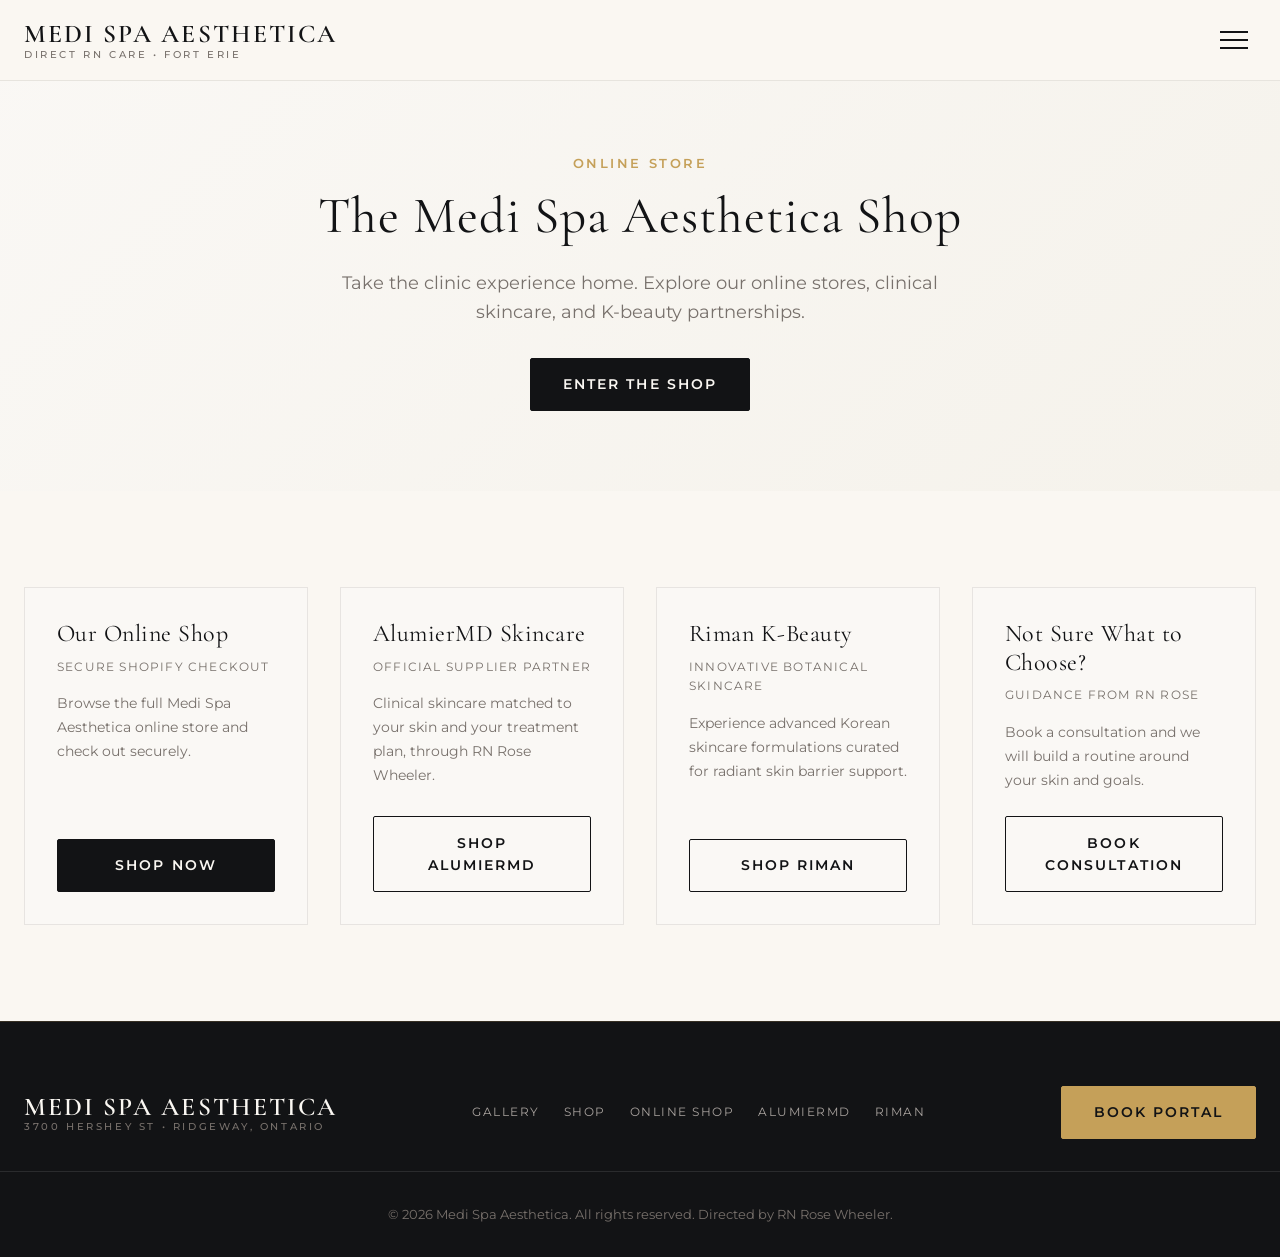
<file: shop.html>
<!DOCTYPE html>
<html lang="en">
<head>
	<meta charset="UTF-8">
	<meta name="viewport" content="width=device-width, initial-scale=1.0">
	<title>Shop | Medi Spa Aesthetica | Fort Erie, ON</title>
	<meta name="description" content="Shop the Medi Spa Aesthetica online store, plus AlumierMD clinical skincare through RN Rose Wheeler.">
	<link rel="preconnect" href="https://fonts.googleapis.com">
	<link rel="preconnect" href="https://fonts.gstatic.com" crossorigin>
	<link href="https://fonts.googleapis.com/css2?family=Cormorant+Garamond:ital,wght@0,300;0,400;0,600;1,400&family=Montserrat:wght@300;400;500;600;700&display=swap" rel="stylesheet">
	<style>
		:root {
			--obsidian: #121315; --charcoal: #1e2024; --taupe: #78716c; --taupe-light: #a8a29e;
			--sand: #f5f2eb; --sand-light: #faf8f5; --ivory: #faf7f2;
			--gold: #c5a059; --gold-light: #dfc285; --gold-soft: #e8d7b5; --gold-dark: #9a7b3b;
			--border-light: rgba(197,160,89,0.2); --border-subtle: rgba(120,113,108,0.15);
			--shadow-sm: 0 4px 12px rgba(0,0,0,0.05); --shadow-md: 0 8px 24px rgba(0,0,0,0.08); --shadow-lg: 0 16px 40px rgba(0,0,0,0.12);
			--transition-smooth: all 0.35s cubic-bezier(0.25,0.8,0.25,1);
			--font-serif: 'Cormorant Garamond', Georgia, serif;
			--font-sans: 'Montserrat', -apple-system, BlinkMacSystemFont, sans-serif;
			--header-h: 80px;
		}
		*, *::before, *::after { box-sizing: border-box; margin: 0; padding: 0; }
		html { scroll-behavior: smooth; font-size: 16px; scroll-padding-top: var(--header-h); }
		body { font-family: var(--font-sans); background-color: var(--ivory); color: var(--obsidian); line-height: 1.65; -webkit-font-smoothing: antialiased; overflow-x: hidden; }
		h1,h2,h3,h4,h5,h6 { font-family: var(--font-serif); font-weight: 400; letter-spacing: 0.02em; line-height: 1.2; }
		p { margin-bottom: 1rem; }
		a { color: inherit; text-decoration: none; transition: var(--transition-smooth); }
		img { max-width: 100%; height: auto; display: block; }
		.container { width: 100%; max-width: 1280px; margin: 0 auto; padding: 0 1.5rem; }
		.section-padding { padding: 6rem 0; }
		.text-center { text-align: center; } .text-left { text-align: left; } .text-right { text-align: right; }
		.section-subtitle { display: inline-block; font-family: var(--font-sans); font-size: 0.8rem; font-weight: 600; text-transform: uppercase; letter-spacing: 0.2em; color: var(--gold); margin-bottom: 0.75rem; }
		.section-title { font-size: clamp(2.2rem, 4vw, 3.2rem); color: var(--obsidian); margin-bottom: 1.25rem; }

		.btn { display: inline-flex; align-items: center; justify-content: center; padding: 0.9rem 2rem; font-family: var(--font-sans); font-size: 0.85rem; font-weight: 600; text-transform: uppercase; letter-spacing: 0.15em; border: 1px solid transparent; cursor: pointer; transition: var(--transition-smooth); border-radius: 2px; }
		.btn-primary { background-color: var(--obsidian); color: var(--ivory); border-color: var(--obsidian); }
		.btn-primary:hover { background-color: var(--gold); border-color: var(--gold); color: var(--obsidian); }
		.btn-gold { background-color: var(--gold); color: var(--obsidian); border-color: var(--gold); }
		.btn-gold:hover { background-color: var(--gold-dark); border-color: var(--gold-dark); color: var(--ivory); }
		.btn-outline { background-color: transparent; color: var(--obsidian); border-color: var(--obsidian); }
		.btn-outline:hover { background-color: var(--obsidian); color: var(--ivory); }

		/* HEADER & NAV */
		header { position: fixed; top: 0; left: 0; width: 100%; z-index: 1000; background-color: rgba(250,247,242,0.97); backdrop-filter: blur(10px); border-bottom: 1px solid var(--border-subtle); }
		.header-container { display: flex; align-items: center; justify-content: space-between; gap: 1rem; height: var(--header-h); }
		.logo-text { font-family: var(--font-serif); font-size: 1.6rem; font-weight: 600; letter-spacing: 0.08em; color: var(--obsidian); display: flex; flex-direction: column; white-space: nowrap; line-height: 1.15; }
		.logo-text span { font-family: var(--font-sans); font-size: 0.65rem; font-weight: 500; letter-spacing: 0.25em; color: var(--taupe); text-transform: uppercase; }
		nav ul { display: flex; list-style: none; gap: 1.1rem; align-items: center; }
		nav a { font-size: 0.72rem; font-weight: 500; text-transform: uppercase; letter-spacing: 0.1em; color: var(--obsidian); white-space: nowrap; }
		nav a:hover, nav a.active { color: var(--gold); }
		.nav-book { display: none; }
		.hamburger-btn { display: none; flex-direction: column; justify-content: space-between; width: 44px; height: 44px; padding: 13px 8px; background: none; border: none; cursor: pointer; flex-shrink: 0; }
		.hamburger-btn span { width: 100%; height: 2px; background-color: var(--obsidian); transition: var(--transition-smooth); }
		.hamburger-btn.open span:nth-child(1) { transform: translateY(8px) rotate(45deg); }
		.hamburger-btn.open span:nth-child(2) { opacity: 0; }
		.hamburger-btn.open span:nth-child(3) { transform: translateY(-8px) rotate(-45deg); }

		/* HERO */
		.hero { padding-top: 140px; padding-bottom: 6rem; background: linear-gradient(135deg, var(--sand-light) 0%, var(--sand) 100%); position: relative; }
		.hero-grid { display: grid; grid-template-columns: 1fr 1fr; gap: 4rem; align-items: center; }
		.hero-badge { display: inline-block; padding: 0.4rem 1rem; background-color: rgba(197,160,89,0.12); border: 1px solid var(--border-light); font-size: 0.75rem; font-weight: 600; letter-spacing: 0.15em; color: var(--gold-dark); text-transform: uppercase; margin-bottom: 1.5rem; }
		.hero-title { font-size: clamp(2.5rem, 5vw, 4.2rem); margin-bottom: 1.5rem; color: var(--obsidian); }
		.hero-desc { font-size: 1.1rem; color: var(--taupe); margin-bottom: 2rem; max-width: 540px; }
		.hero-actions { display: flex; gap: 1rem; flex-wrap: wrap; }

		/* XERF */
		.xerf-section { background-color: var(--obsidian); color: var(--ivory); }
		.xerf-header { max-width: 800px; margin: 0 auto 4rem auto; text-align: center; }
		.xerf-steps-grid { display: grid; grid-template-columns: repeat(auto-fit, minmax(280px, 1fr)); gap: 2rem; margin-bottom: 4rem; }
		.xerf-step-card { background-color: var(--charcoal); padding: 2.5rem 2rem; border: 1px solid rgba(197,160,89,0.15); position: relative; }
		.xerf-step-num { font-family: var(--font-serif); font-size: 3rem; color: var(--gold); opacity: 0.6; line-height: 1; margin-bottom: 1rem; }
		.xerf-step-title { font-size: 1.4rem; margin-bottom: 0.75rem; color: var(--ivory); }
		.xerf-promo-card { background: linear-gradient(145deg, var(--charcoal) 0%, #15171a 100%); border: 1px solid var(--gold); padding: 2.5rem; margin-bottom: 2.25rem; display: flex; align-items: center; justify-content: space-between; gap: 2rem; position: relative; }
		.xerf-badge { position: absolute; top: -12px; left: 2rem; background-color: var(--gold); color: var(--obsidian); font-size: 0.7rem; font-weight: 700; text-transform: uppercase; letter-spacing: 0.15em; padding: 0.25rem 0.75rem; }
		.xerf-price-was { font-size: 1.1rem; text-decoration: line-through; color: var(--taupe); text-align: right; }
		.xerf-price-value { font-family: var(--font-serif); font-size: 2.5rem; color: var(--gold-light); line-height: 1; }
		.xerf-note { text-align: center; font-size: 0.75rem; letter-spacing: 0.18em; text-transform: uppercase; color: var(--gold-soft); margin-bottom: 1.5rem; }

		/* ABOUT & SERVICES */
		.about-grid { display: grid; grid-template-columns: 1fr 1fr; gap: 4rem; align-items: center; }
		.menu-tabs { display: flex; justify-content: center; gap: 1rem; margin-bottom: 3rem; flex-wrap: wrap; }
		.tab-btn { padding: 0.75rem 1.5rem; background: none; border: 1px solid var(--border-subtle); font-family: var(--font-sans); font-size: 0.8rem; font-weight: 600; text-transform: uppercase; letter-spacing: 0.1em; cursor: pointer; transition: var(--transition-smooth); }
		.tab-btn.active, .tab-btn:hover { background-color: var(--obsidian); color: var(--ivory); border-color: var(--obsidian); }
		.services-grid { display: grid; grid-template-columns: repeat(auto-fill, minmax(min(350px,100%), 1fr)); gap: 2rem; }
		.service-card { background-color: var(--ivory); border: 1px solid var(--border-subtle); padding: 2rem; display: flex; flex-direction: column; justify-content: space-between; transition: var(--transition-smooth); }
		.service-card:hover { box-shadow: var(--shadow-md); border-color: var(--border-light); }
		.service-header { display: flex; justify-content: space-between; align-items: flex-start; gap: 1rem; margin-bottom: 0.75rem; }
		.service-title { font-size: 1.5rem; color: var(--obsidian); }
		.service-price { font-family: var(--font-serif); font-size: 1.4rem; color: var(--gold-dark); font-weight: 600; white-space: nowrap; }
		.service-meta { font-size: 0.75rem; text-transform: uppercase; letter-spacing: 0.1em; color: var(--taupe); margin-bottom: 1rem; }
		.service-description { font-size: 0.9rem; color: var(--taupe); margin-bottom: 1.5rem; }

		/* WELLNESS, SHOP & FAQ */
		.wellness-grid { display: grid; grid-template-columns: repeat(auto-fit, minmax(min(260px,100%), 1fr)); gap: 2rem; margin-top: 3rem; }
		.wellness-card { background-color: var(--sand-light); border: 1px solid var(--border-subtle); padding: 2rem; display: flex; flex-direction: column; justify-content: space-between; }
		.wellness-benefits { list-style: none; margin: 1rem 0 1.5rem 0; }
		.wellness-benefits li { font-size: 0.85rem; color: var(--taupe); margin-bottom: 0.5rem; position: relative; padding-left: 1.25rem; }
		.wellness-benefits li::before { content: "—"; position: absolute; left: 0; color: var(--gold); }
		.faq-accordion { max-width: 800px; margin: 3rem auto 0 auto; }
		.faq-item { border-bottom: 1px solid var(--border-subtle); }
		.faq-question { width: 100%; padding: 1.5rem 0; background: none; border: none; text-align: left; font-family: var(--font-serif); font-size: 1.4rem; color: var(--obsidian); cursor: pointer; display: flex; justify-content: space-between; align-items: center; gap: 1rem; }
		.faq-answer { max-height: 0; overflow: hidden; transition: max-height 0.35s cubic-bezier(0,1,0,1); }
		.faq-item.active .faq-answer { max-height: 1000px; padding-bottom: 1.5rem; transition: max-height 0.5s ease-in-out; }
		.faq-answer p { font-size: 0.95rem; color: var(--taupe); }
		.shop-hero { padding-top: 150px; padding-bottom: 5rem; background: linear-gradient(135deg, var(--sand-light) 0%, var(--sand) 100%); text-align: center; }
		.shop-hero p { max-width: 620px; margin: 0 auto 2rem auto; color: var(--taupe); font-size: 1.1rem; }

		/* CONTACT & FOOTER */
		.contact-grid { display: grid; grid-template-columns: 1fr 1fr; gap: 4rem; }
		.info-group { margin-bottom: 2rem; }
		.info-group h4 { font-size: 1.2rem; margin-bottom: 0.5rem; }
		.hours-list { list-style: none; }
		.hours-list li { display: flex; justify-content: space-between; gap: 1rem; padding: 0.4rem 0; border-bottom: 1px dashed var(--border-subtle); font-size: 0.85rem; }
		footer { background-color: var(--obsidian); color: var(--ivory); padding: 4rem 0 2rem 0; border-top: 1px solid rgba(197,160,89,0.2); }
		.footer-wrapper { display: flex; justify-content: space-between; align-items: center; flex-wrap: wrap; gap: 2rem; border-bottom: 1px solid rgba(255,255,255,0.1); padding-bottom: 2rem; margin-bottom: 2rem; }
		.footer-links { display: flex; gap: 1.5rem; flex-wrap: wrap; }
		.footer-links a { font-size: 0.78rem; letter-spacing: 0.12em; text-transform: uppercase; color: var(--taupe-light); }
		.footer-links a:hover { color: var(--gold); }
		.footer-copyright { font-size: 0.8rem; color: var(--taupe); text-align: center; width: 100%; }

		/* RESPONSIVE */
		@media (min-width: 1281px) { .header-book { display: inline-flex; } }
		@media (max-width: 1280px) {
			.header-book { display: none; }
			.hamburger-btn { display: flex; }
			nav { position: absolute; top: var(--header-h); left: 0; width: 100%; background-color: var(--ivory); padding: 0.5rem 1.5rem 1.5rem; border-bottom: 1px solid var(--border-subtle); box-shadow: var(--shadow-md); display: none; max-height: calc(100vh - var(--header-h)); overflow-y: auto; }
			nav.open { display: block; }
			nav ul { flex-direction: column; align-items: stretch; gap: 0; }
			nav li a { display: block; padding: 1.05rem 0; font-size: 0.85rem; border-bottom: 1px solid var(--border-subtle); }
			.nav-book { display: block; margin-top: 1.25rem; }
			.nav-book a { border-bottom: none !important; padding: 0.95rem 1rem !important; text-align: center; }
		}
		@media (max-width: 992px) {
			.hero-grid, .about-grid, .contact-grid { grid-template-columns: 1fr; gap: 2.5rem; }
			.xerf-promo-card { flex-direction: column; text-align: center; }
			.xerf-price-was { text-align: center; }
		}
		@media (max-width: 600px) {
			:root { --header-h: 68px; }
			.logo-text { font-size: clamp(1rem, 4.6vw, 1.25rem); letter-spacing: 0.05em; }
			.logo-text span { font-size: 0.55rem; letter-spacing: 0.16em; }
			.section-padding { padding: 4rem 0; }
			.hero { padding-top: 108px; padding-bottom: 3.5rem; }
			.shop-hero { padding-top: 120px; }
			.hero-actions .btn { width: 100%; }
			.xerf-promo-card { padding: 2rem 1.25rem; }
			.service-card, .wellness-card { padding: 1.5rem; }
			.tab-btn { padding: 0.65rem 1rem; font-size: 0.72rem; }
			.faq-question { font-size: 1.2rem; }
			.hours-list li { font-size: 0.8rem; }
		}
	</style>
</head>
<body>

	<header>
		<div class="container header-container">
			<a href="index.html" class="logo-text">
				MEDI SPA AESTHETICA
				<span>Direct RN Care &bull; Fort Erie</span>
			</a>
			<button class="hamburger-btn" id="hamburgerBtn" onclick="toggleNav()" aria-label="Toggle menu" aria-expanded="false" aria-controls="mainNav">
				<span></span><span></span><span></span>
			</button>
			<nav id="mainNav">
				<ul>
					<li><a href="index.html#xerf" onclick="closeNav()">XERF&trade; RF Lift</a></li>
					<li><a href="index.html#about" onclick="closeNav()">About RN Rose</a></li>
					<li><a href="index.html#services" onclick="closeNav()">Services</a></li>
					<li><a href="index.html#wellness" onclick="closeNav()">Wellness Shots</a></li>
					<li><a href="gallery.html" onclick="closeNav()">Gallery</a></li>
					<li><a href="shop.html" class="active" onclick="closeNav()">Shop</a></li>
					<li><a href="https://riman.com/medispa/en-ca" target="_blank" rel="noopener sponsored" onclick="closeNav()">Riman</a></li>
					<li><a href="index.html#faq" onclick="closeNav()">FAQ</a></li>
					<li><a href="index.html#contact" onclick="closeNav()">Contact</a></li>
					<li class="nav-book"><a href="https://lush-studio-104295.square.site/" target="_blank" rel="noopener" class="btn btn-primary">Book Portal</a></li>
				</ul>
			</nav>
			<a href="https://lush-studio-104295.square.site/" target="_blank" rel="noopener" class="btn btn-primary header-book">Book Portal</a>
		</div>
	</header>

	<section class="shop-hero">
		<div class="container">
			<span class="section-subtitle">Online Store</span>
			<h1 class="section-title">The Medi Spa Aesthetica Shop</h1>
			<p>Take the clinic experience home. Explore our online stores, clinical skincare, and K-beauty partnerships.</p>
			<div class="hero-actions" style="justify-content:center;">
				<a href="https://theclinicashop.com" target="_blank" rel="noopener" class="btn btn-primary">Enter the Shop</a>
			</div>
		</div>
	</section>

	<section class="section-padding">
		<div class="container">
			<div class="wellness-grid" style="margin-top:0;">
				<div class="wellness-card">
					<div>
						<h3 class="service-title">Our Online Shop</h3>
						<div class="service-meta" style="margin-top:0.5rem;">Secure Shopify Checkout</div>
						<p class="service-description">Browse the full Medi Spa Aesthetica online store and check out securely.</p>
					</div>
					<a href="https://theclinicashop.com" target="_blank" rel="noopener" class="btn btn-primary" style="width:100%; text-align:center;">Shop Now</a>
				</div>
				<div class="wellness-card">
					<div>
						<h3 class="service-title">AlumierMD Skincare</h3>
						<div class="service-meta" style="margin-top:0.5rem;">Official Supplier Partner</div>
						<p class="service-description">Clinical skincare matched to your skin and your treatment plan, through RN Rose Wheeler.</p>
					</div>
					<a href="https://ca.alumiermd.com?code=9RHJ9P3W" target="_blank" rel="noopener" class="btn btn-outline" style="width:100%; text-align:center;">Shop AlumierMD</a>
				</div>
				<div class="wellness-card">
					<div>
						<h3 class="service-title">Riman K-Beauty</h3>
						<div class="service-meta" style="margin-top:0.5rem;">Innovative Botanical Skincare</div>
						<p class="service-description">Experience advanced Korean skincare formulations curated for radiant skin barrier support.</p>
					</div>
					<a href="https://riman.com/medispa/en-ca" target="_blank" rel="noopener sponsored" class="btn btn-outline" style="width:100%; text-align:center;">Shop Riman</a>
				</div>
				<div class="wellness-card">
					<div>
						<h3 class="service-title">Not Sure What to Choose?</h3>
						<div class="service-meta" style="margin-top:0.5rem;">Guidance From RN Rose</div>
						<p class="service-description">Book a consultation and we will build a routine around your skin and goals.</p>
					</div>
					<a href="https://lush-studio-104295.square.site/" target="_blank" rel="noopener" class="btn btn-outline" style="width:100%; text-align:center;">Book Consultation</a>
				</div>
			</div>
		</div>
	</section>

	<footer>
		<div class="container footer-wrapper">
			<div class="logo-text" style="color: var(--ivory);">
				MEDI SPA AESTHETICA
				<span style="color: var(--taupe);">3700 Hershey St &bull; Ridgeway, Ontario</span>
			</div>
			<div class="footer-links">
				<a href="gallery.html">Gallery</a>
				<a href="shop.html">Shop</a>
				<a href="https://theclinicashop.com" target="_blank" rel="noopener">Online Shop</a>
				<a href="https://ca.alumiermd.com?code=9RHJ9P3W" target="_blank" rel="noopener">AlumierMD</a>
				<a href="https://riman.com/medispa/en-ca" target="_blank" rel="noopener sponsored">Riman</a>
			</div>
			<div>
				<a href="https://lush-studio-104295.square.site/" target="_blank" rel="noopener" class="btn btn-gold">Book Portal</a>
			</div>
		</div>
		<div class="footer-copyright">
			&copy; 2026 Medi Spa Aesthetica. All rights reserved. Directed by RN Rose Wheeler.
		</div>
	</footer>

	<script>
		function toggleNav() {
			const nav = document.getElementById('mainNav');
			const btn = document.getElementById('hamburgerBtn');
			if (!nav) return;
			const open = nav.classList.toggle('open');
			if (btn) { btn.classList.toggle('open', open); btn.setAttribute('aria-expanded', open); }
		}
		function closeNav() {
			const nav = document.getElementById('mainNav');
			const btn = document.getElementById('hamburgerBtn');
			if (nav) nav.classList.remove('open');
			if (btn) { btn.classList.remove('open'); btn.setAttribute('aria-expanded', 'false'); }
		}
		window.addEventListener('resize', function () { if (window.innerWidth > 1280) closeNav(); });
		document.addEventListener('keydown', function (e) { if (e.key === 'Escape') closeNav(); });
		function filterServices(category, btnElement) {
			document.querySelectorAll('.tab-btn').forEach(btn => btn.classList.remove('active'));
			if (btnElement) btnElement.classList.add('active');
			document.querySelectorAll('.service-card').forEach(card => {
				card.style.display = (category === 'all' || card.getAttribute('data-category') === category) ? 'flex' : 'none';
			});
		}
		function toggleFaq(btn) { btn.parentElement.classList.toggle('active'); }
	</script>
</body>
</html>
</file>
